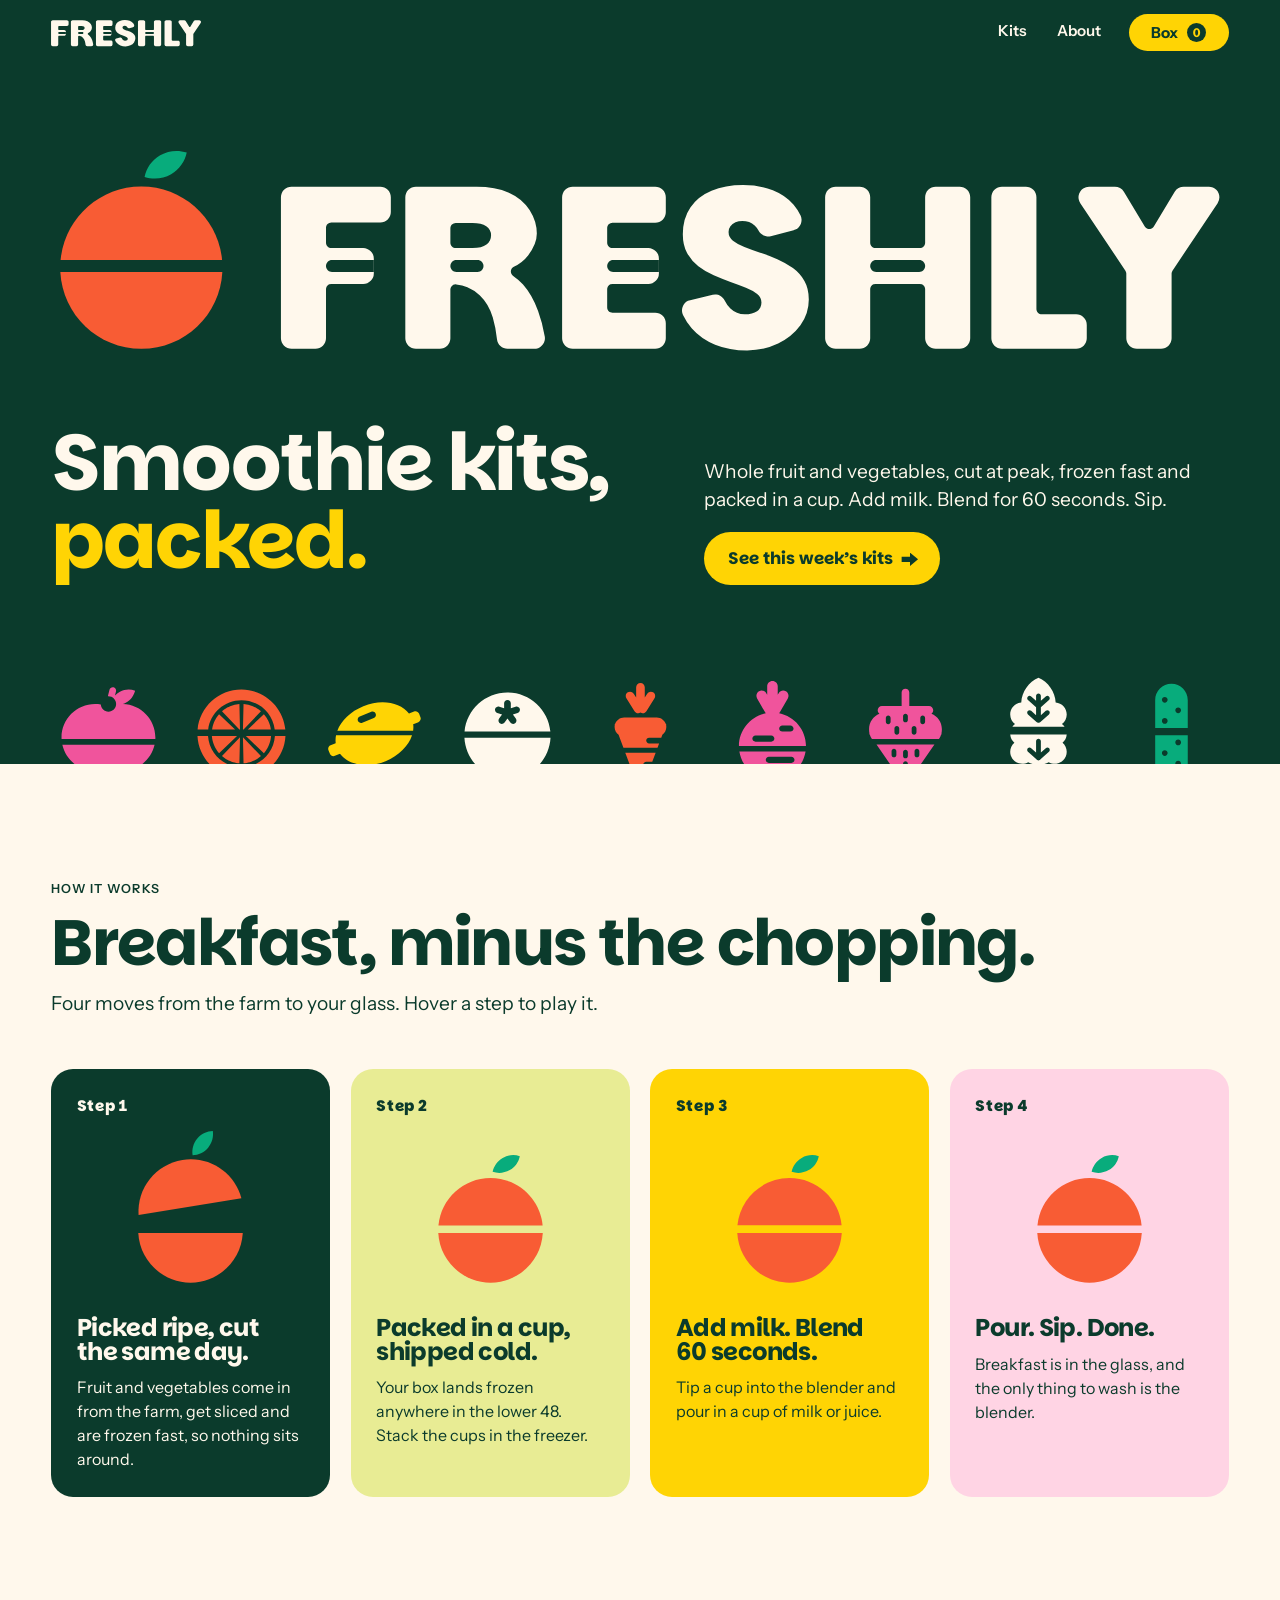
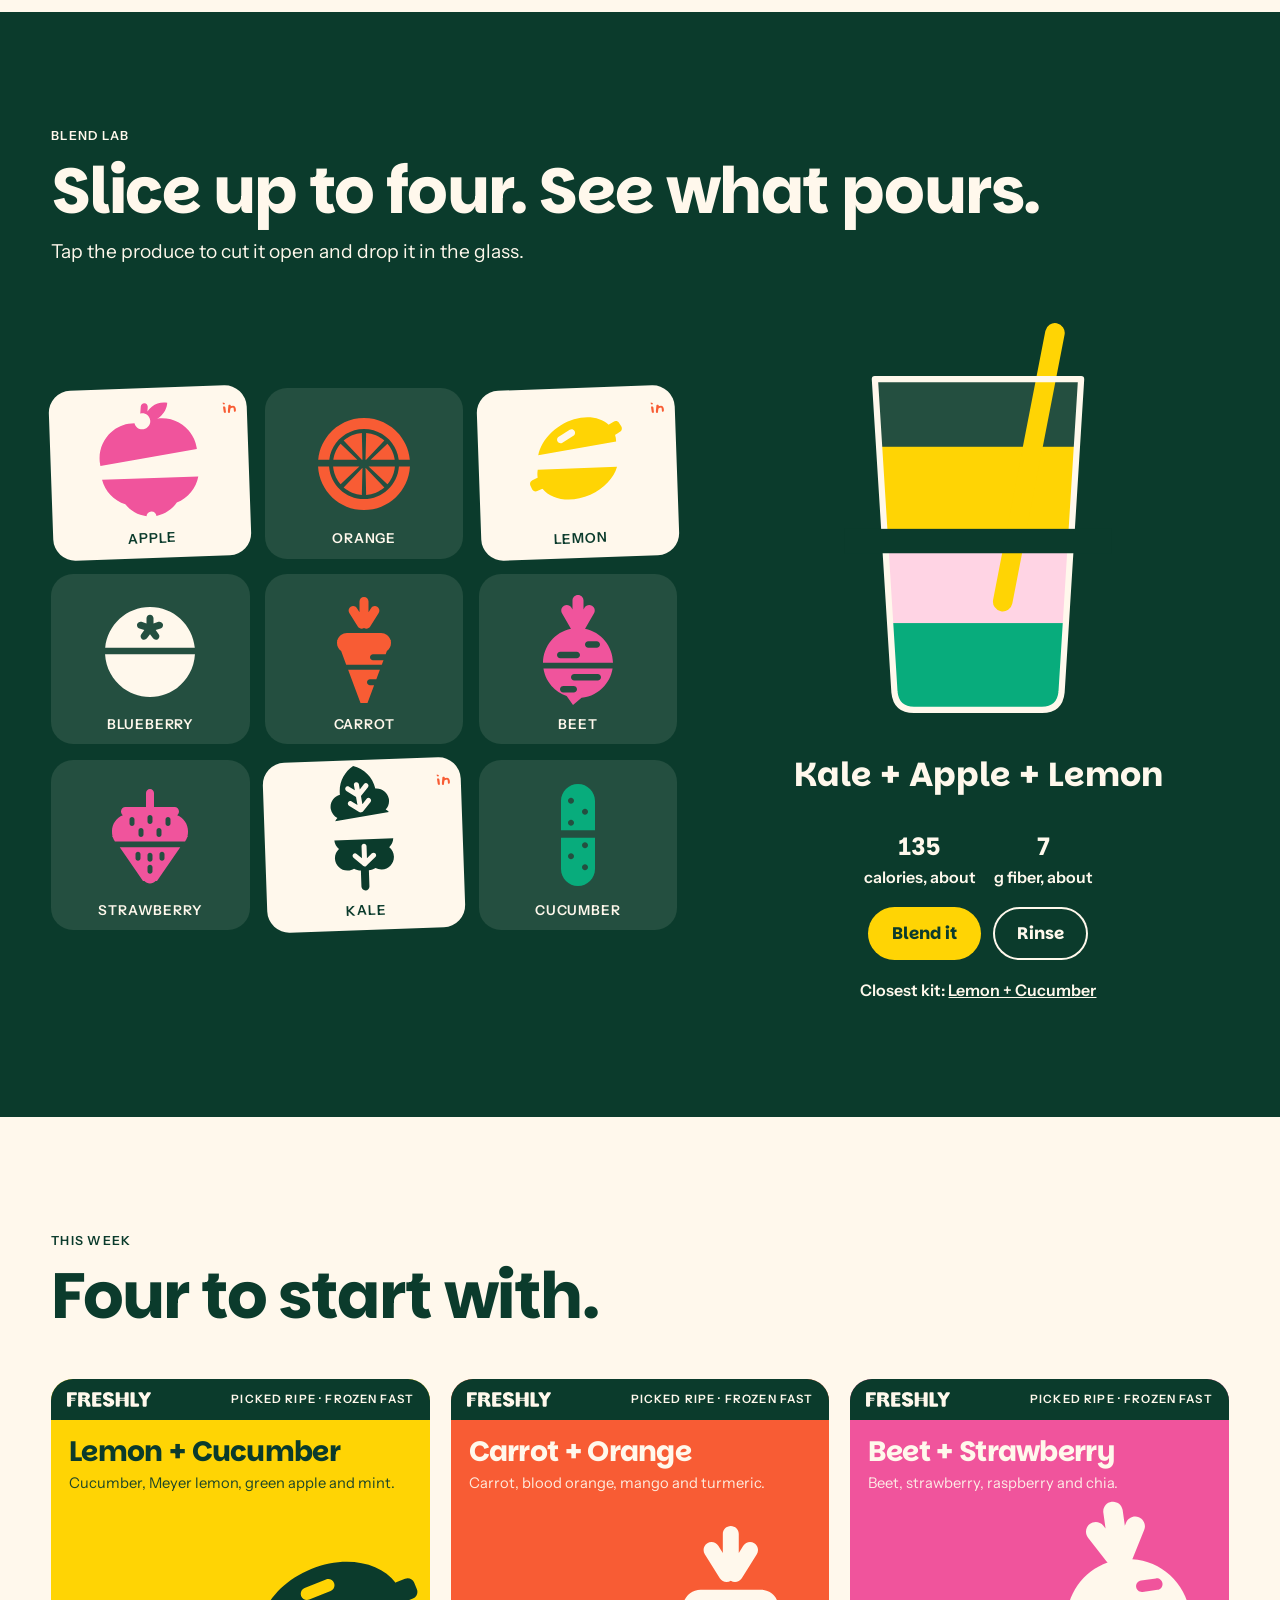
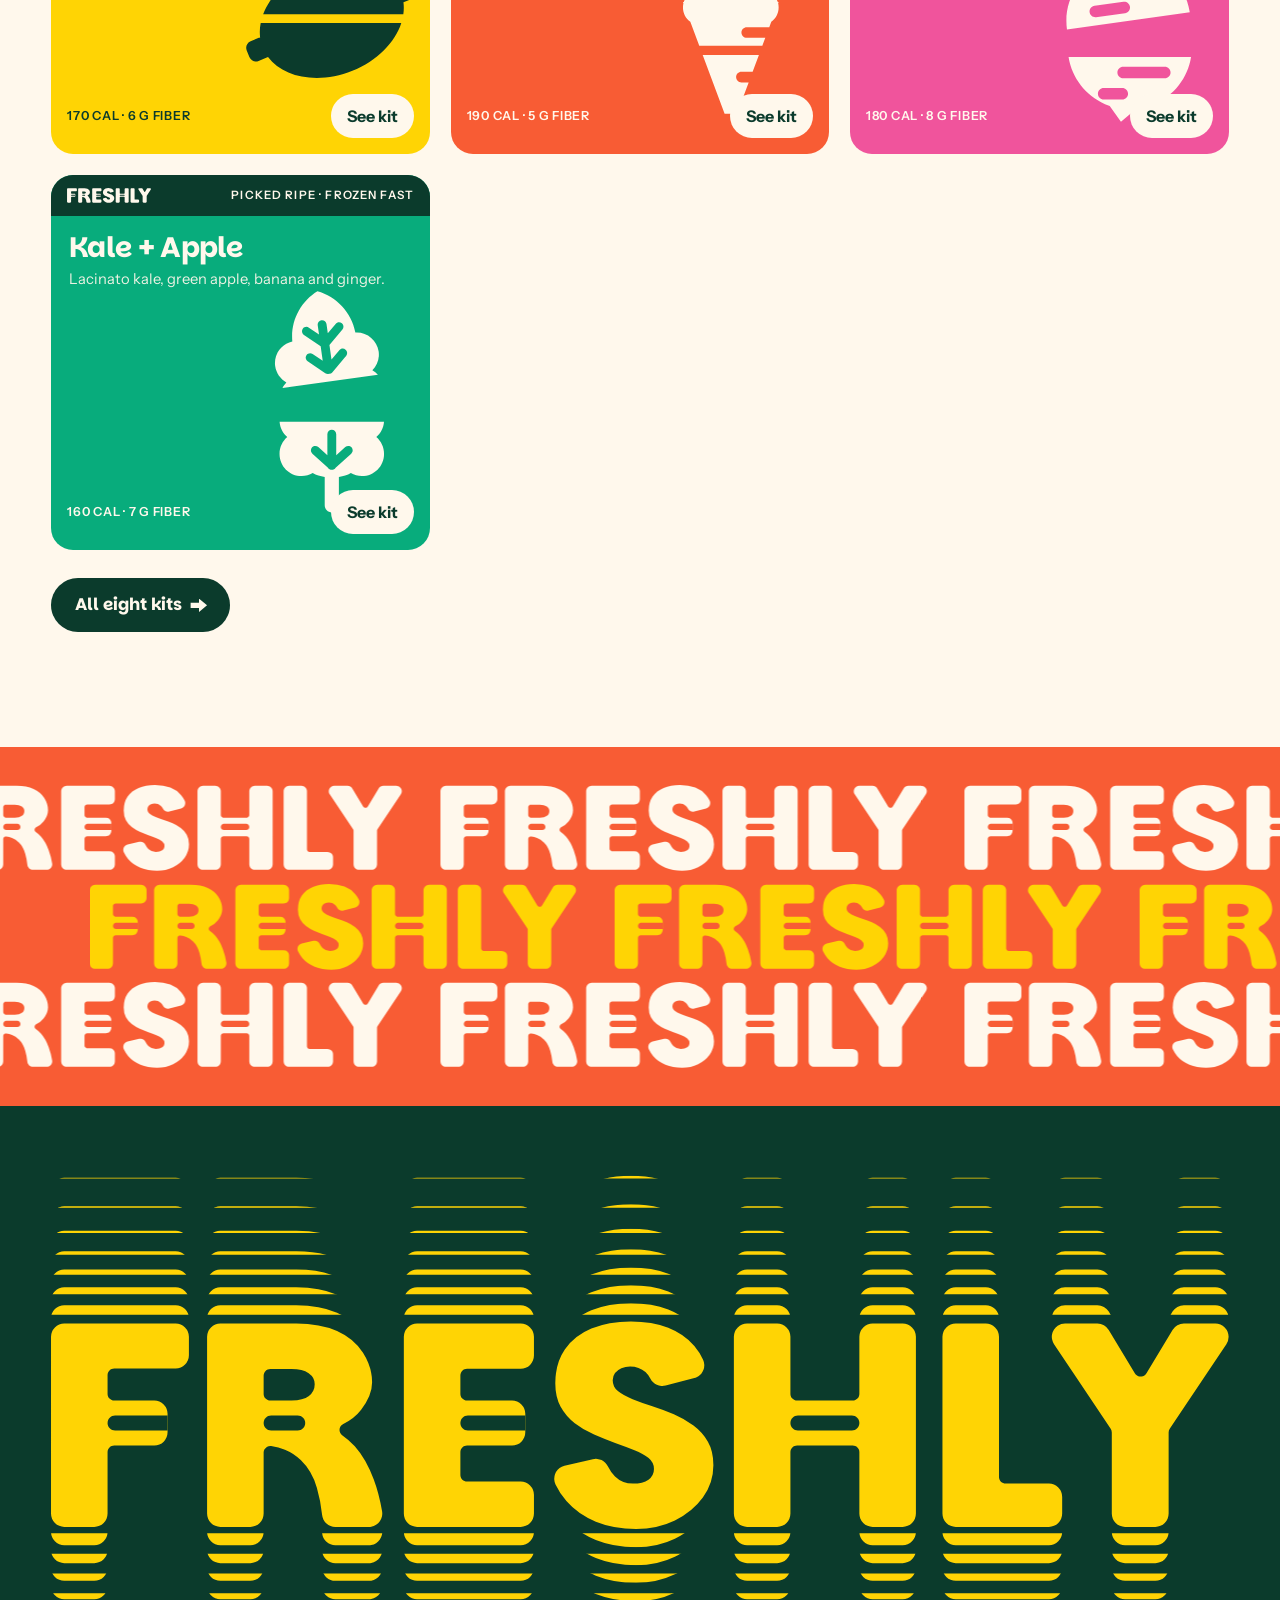
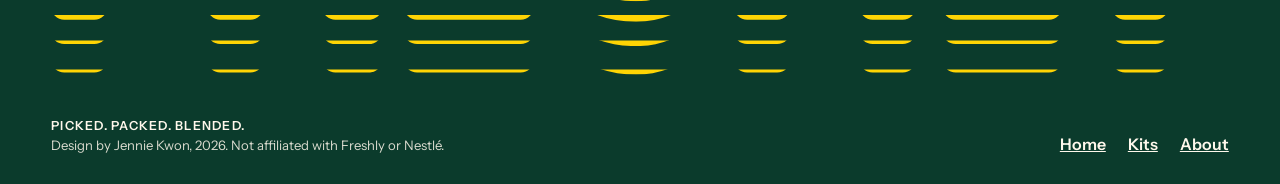
<file: index.html>
<!doctype html>
<html lang="en">
<head>
<meta charset="utf-8">
<meta name="viewport" content="width=device-width, initial-scale=1, viewport-fit=cover">
<link rel="icon" href="favicon.ico" sizes="48x48">
<link rel="icon" href="favicon.svg" type="image/svg+xml">
<link rel="apple-touch-icon" href="apple-touch-icon.png">
<link rel="manifest" href="site.webmanifest">
<meta name="theme-color" content="#0B3B2C">
<title>Freshly Smoothie Kits</title>
<meta name="description" content="Freshly smoothie kits: whole fruit and vegetables, cut at peak, frozen fast. Add milk, blend for 60 seconds, sip.">
<link rel="preconnect" href="https://fonts.googleapis.com">
<link rel="preconnect" href="https://fonts.gstatic.com" crossorigin>
<link rel="stylesheet" href="https://fonts.googleapis.com/css2?family=Instrument+Sans:ital,wght@0,400..700;1,400..700&family=Mansalva&family=Parkinsans:wght@300..800&display=swap">
<link rel="stylesheet" href="css/site.css?v=20261027b">
</head>
<body>

<main>
  <section class="hero on-deep" aria-labelledby="hero-title">
    <div class="wrap">
      <div class="lockup-stage" id="lockup"></div>
      <div class="hero-copy">
        <h1 id="hero-title">Smoothie kits, <span id="tick">picked.</span></h1>
        <div style="display:grid; gap:18px;">
          <p class="lede">Whole fruit and vegetables, cut at peak, frozen fast and packed in a cup. Add milk. Blend for 60 seconds. Sip.</p>
          <div class="hero-actions">
            <a class="btn" href="menu.html">See this week’s kits <svg class="arrow right" viewBox="0 0 100 124" aria-hidden="true"><path d="M 30 0 L 70 0 L 70 64 L 100 64 L 50 124 L 0 64 L 30 64 Z"/></svg></a>
          </div>
        </div>
      </div>
    </div>
    <div class="shelf-clip"><div class="shelf" id="shelf" aria-label="Produce you can slice open"></div></div>
  </section>

  <section class="section on-oat" aria-labelledby="how-title">
    <div class="wrap">
      <div class="section-head">
        <p class="eyebrow">How it works</p>
        <h2 id="how-title">Breakfast, minus the chopping.</h2>
        <p class="lede">Four moves from the farm to your glass. Hover a step to play it.</p>
      </div>
      <ol class="steps" id="steps" style="list-style:none; padding:0; margin:0;"></ol>
    </div>
  </section>

  <section class="section on-deep" aria-labelledby="lab-title">
    <div class="wrap">
      <div class="section-head">
        <p class="eyebrow">Blend lab</p>
        <h2 id="lab-title">Slice up to four. See what pours.</h2>
        <p class="lede">Tap the produce to cut it open and drop it in the glass.</p>
      </div>
      <div class="lab">
        <div class="picker" id="picker" role="group" aria-label="Choose produce"></div>
        <div class="glass-card">
          <div class="glass" id="glass"></div>
          <p class="blend-name" id="blend-name" aria-live="polite">An empty glass</p>
          <div class="blend-stats"><span><b id="st-cal">0</b>calories, about</span><span><b id="st-fib">0</b>g fiber, about</span></div>
          <div class="hero-actions" style="justify-content:center;">
            <button class="btn" id="blend" type="button">Blend it</button>
            <button class="btn ghost" id="rinse" type="button">Rinse</button>
          </div>
          <p id="closest" style="min-height:1.5em; font-weight:600;"></p>
        </div>
      </div>
    </div>
  </section>

  <section class="section on-oat" aria-labelledby="kits-title">
    <div class="wrap">
      <div class="section-head">
        <p class="eyebrow">This week</p>
        <h2 id="kits-title">Four to start with.</h2>
      </div>
      <div class="kits" id="teaser"></div>
      <p style="margin-top:28px;"><a class="btn" href="menu.html" style="background:var(--deep); color:var(--oat);">All eight kits <svg class="arrow right" viewBox="0 0 100 124" aria-hidden="true"><path d="M 30 0 L 70 0 L 70 64 L 100 64 L 50 124 L 0 64 L 30 64 Z"/></svg></a></p>
    </div>
  </section>

  <section class="on-carrot" aria-label="Freshly, stacked" style="--row2: var(--lemon);">
    <div id="stack"></div>
  </section>
</main>

<script src="https://cdnjs.cloudflare.com/ajax/libs/gsap/3.12.5/gsap.min.js"></script>
<script src="js/assets.js?v=20261027b"></script>
<script src="js/fresh.js?v=20261027b"></script>
<script src="js/home.js?v=20261027b"></script>
</body>
</html>
</file>
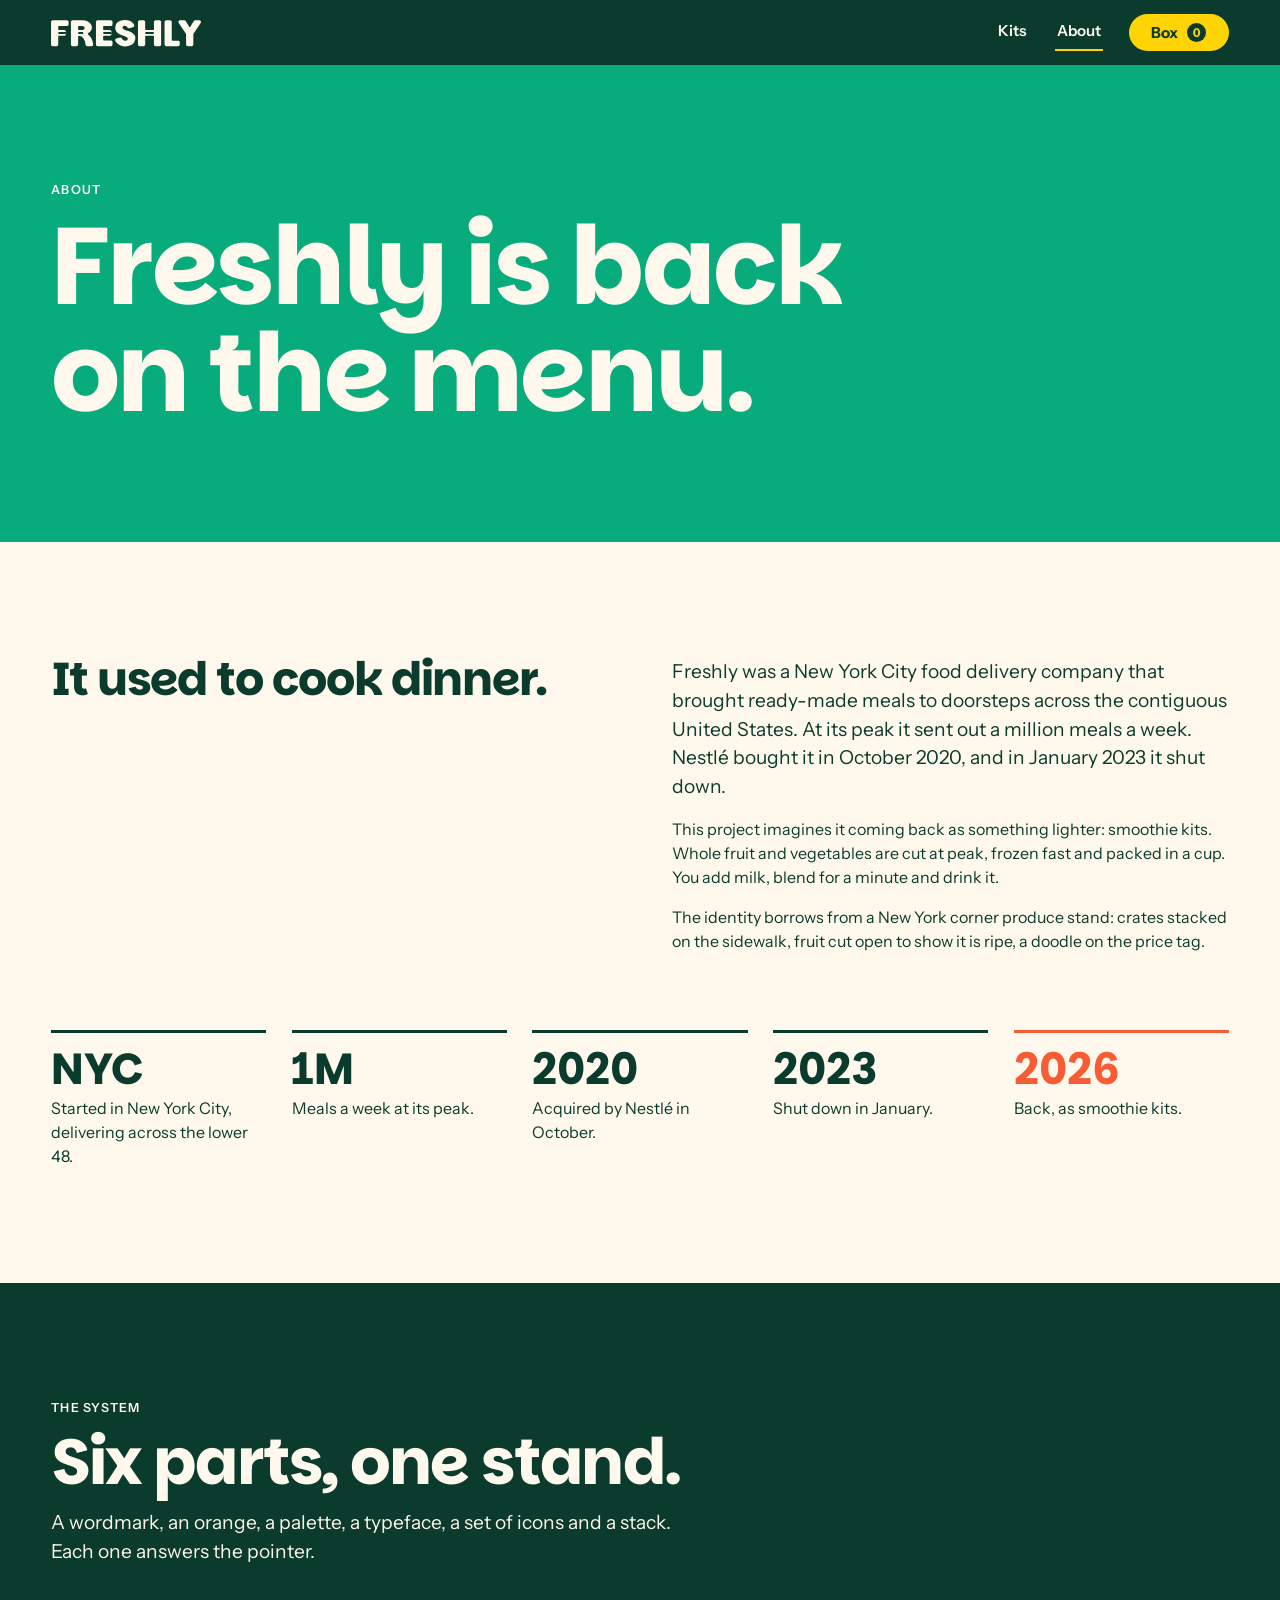
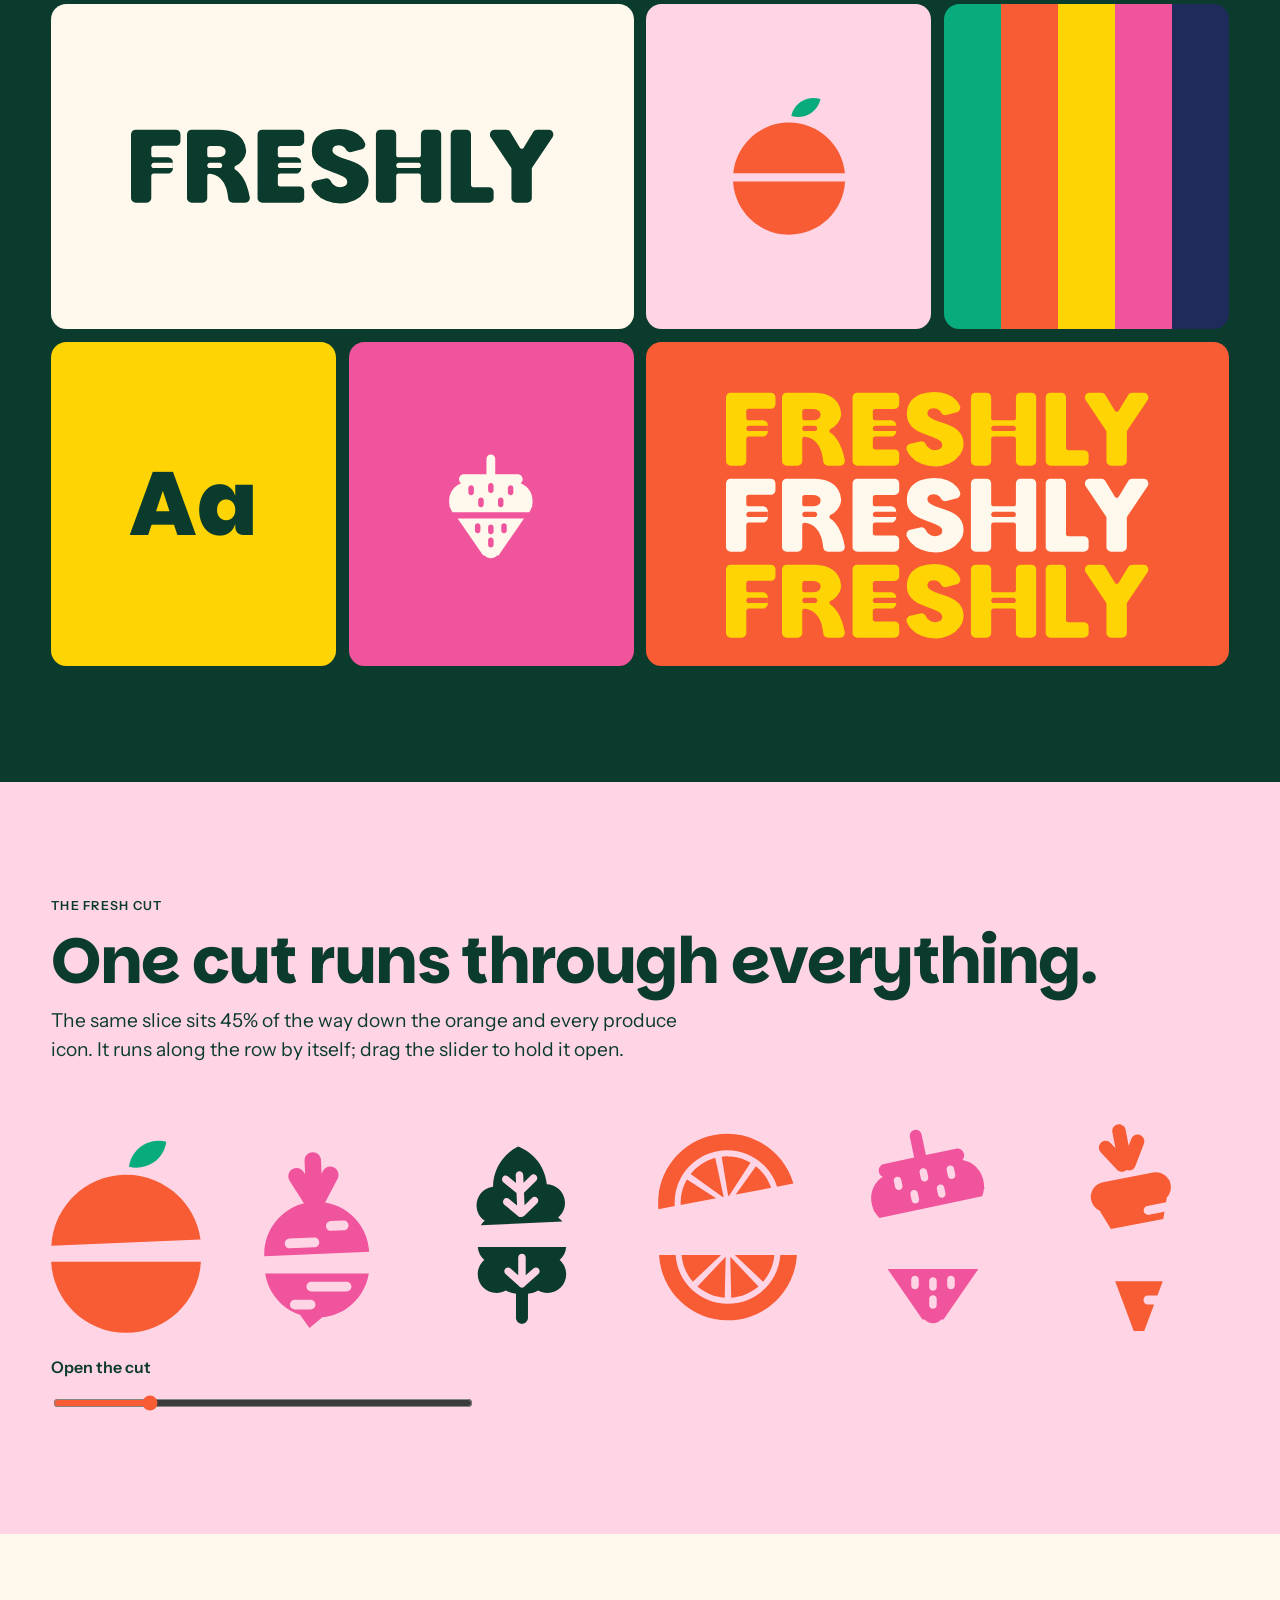
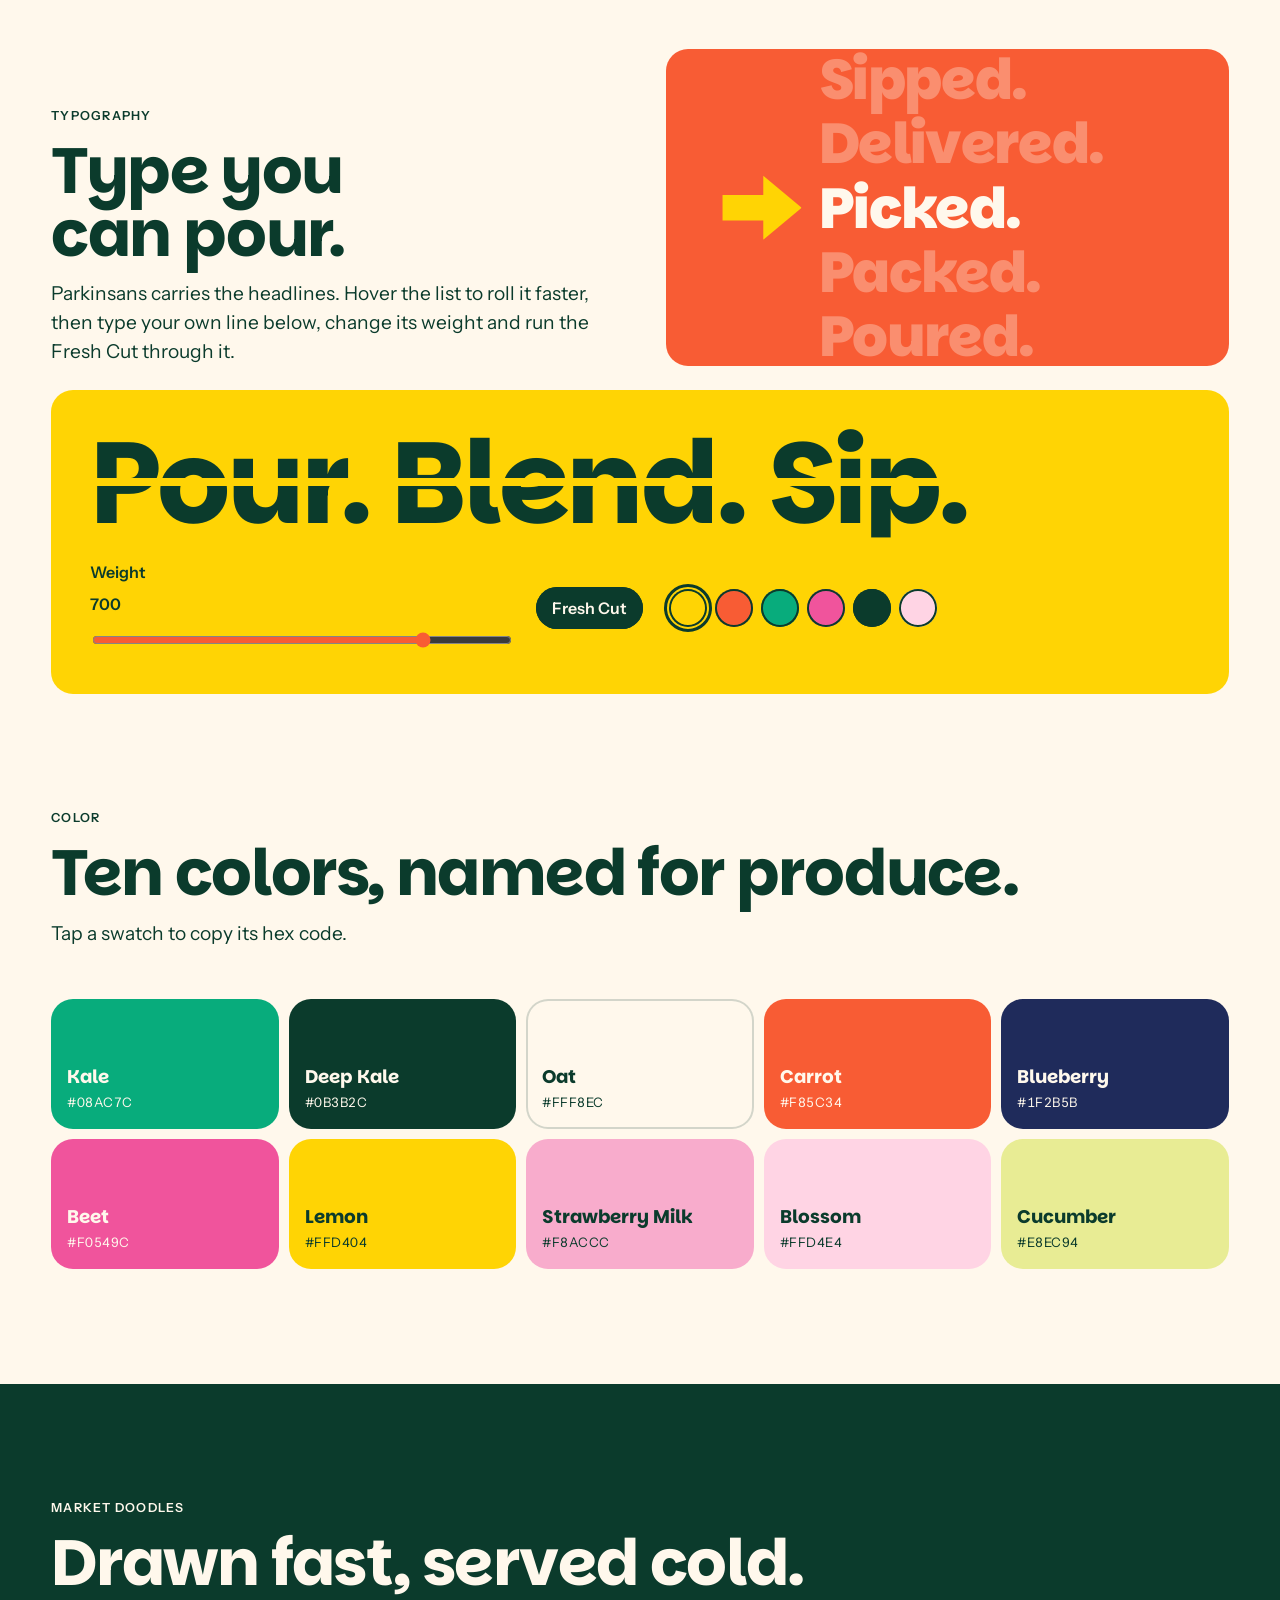
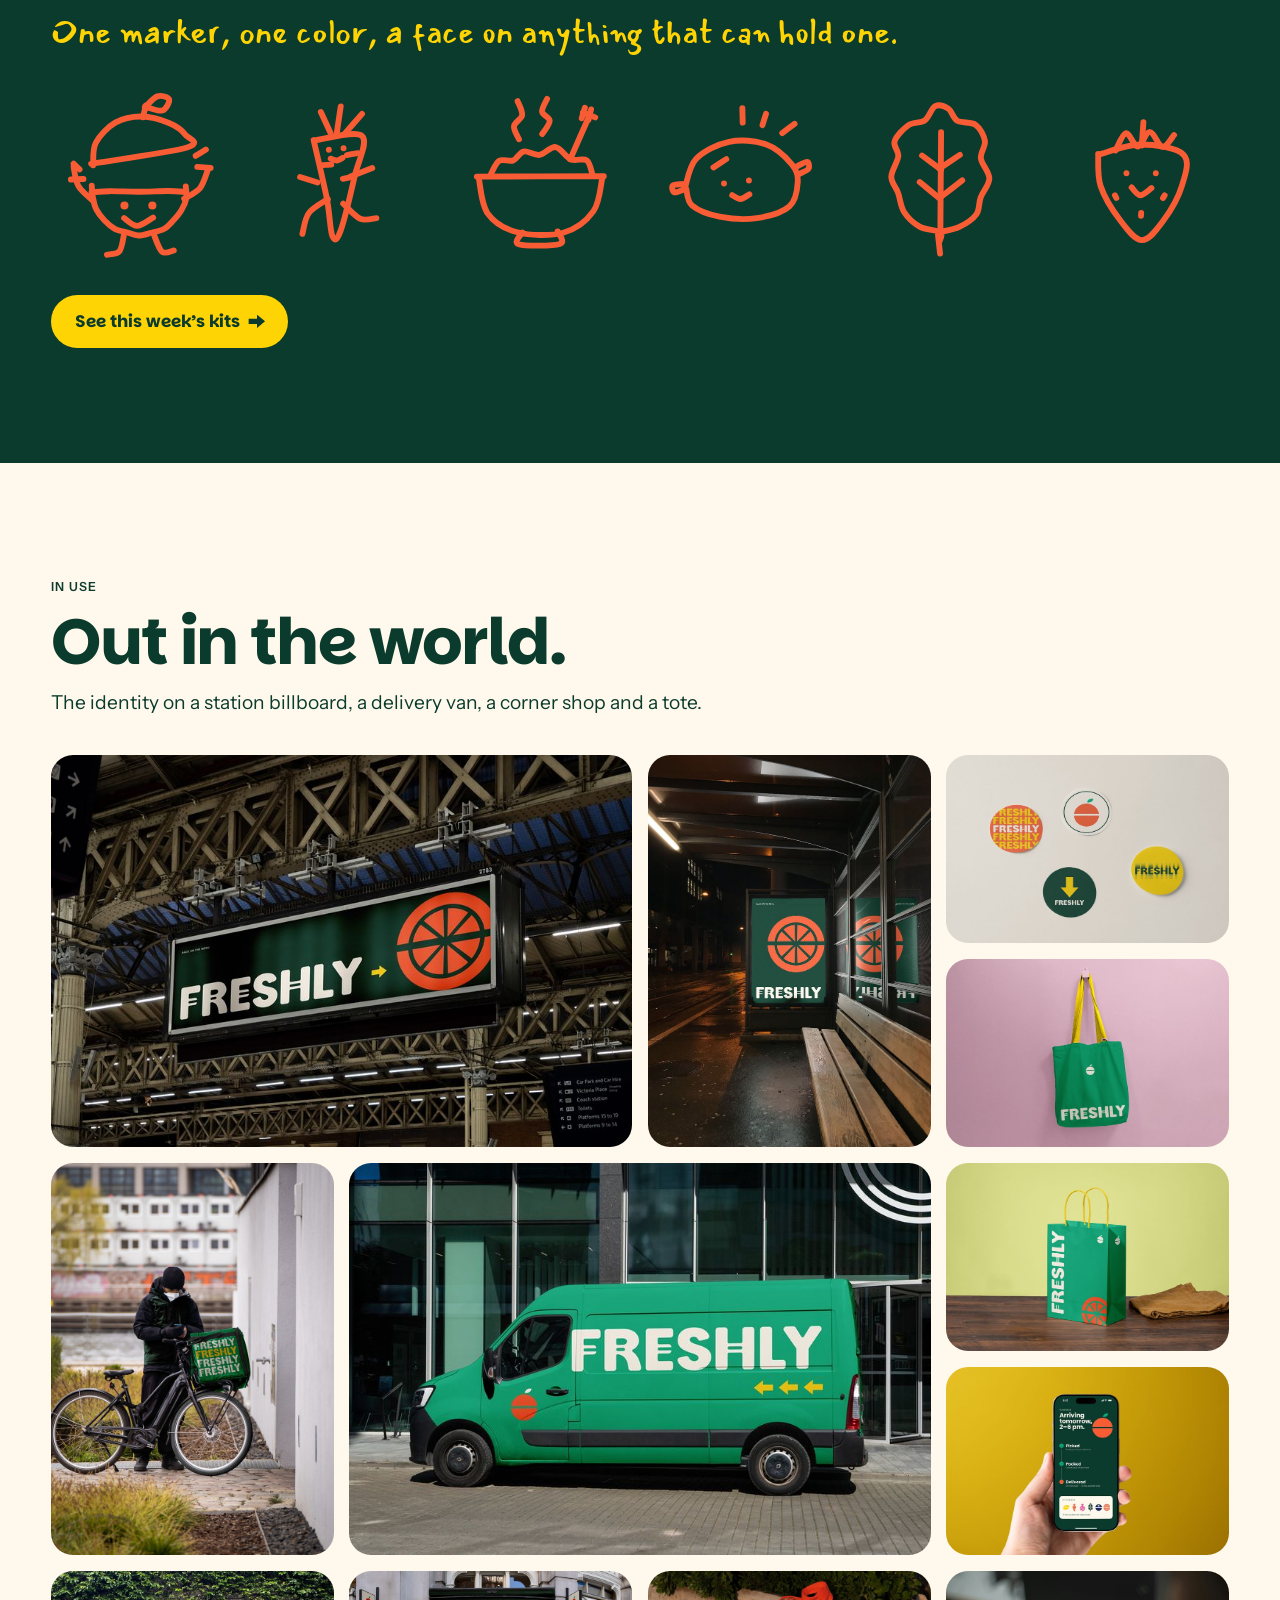
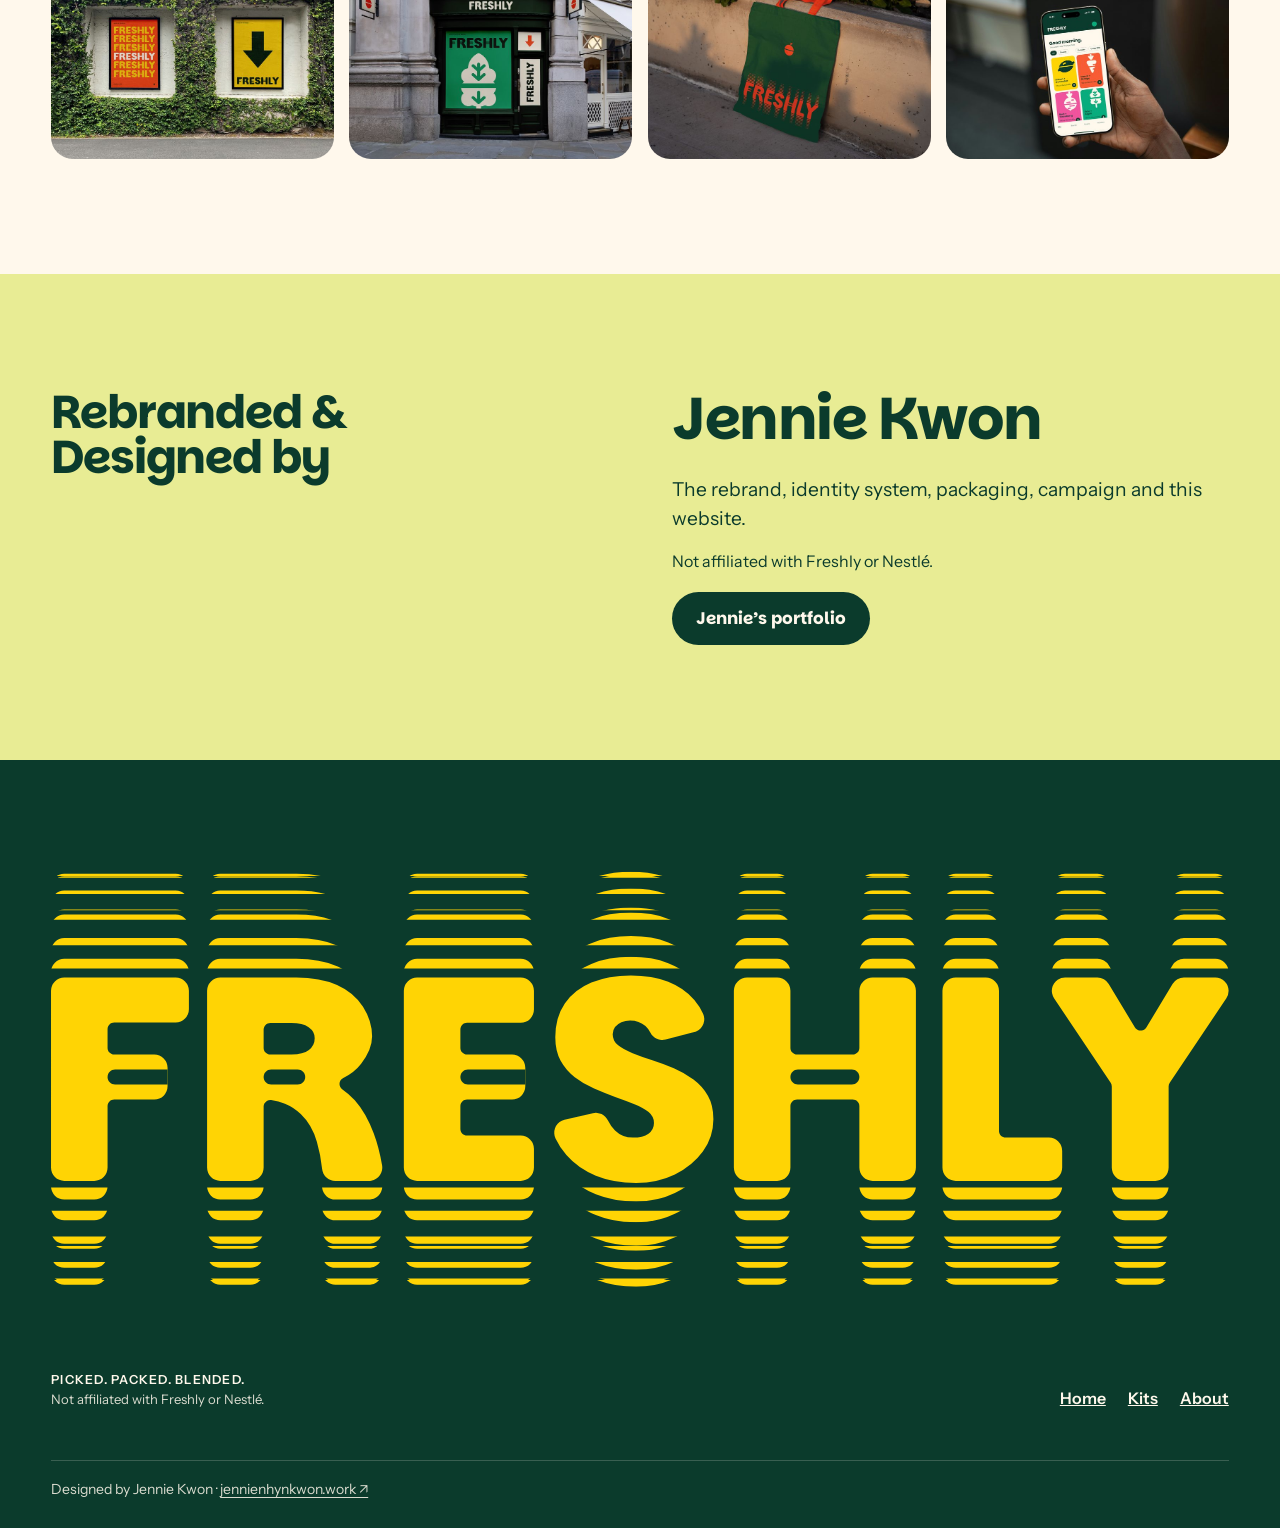
<file: about.html>
<!doctype html>
<html lang="en">
<head>
<meta charset="utf-8">
<meta name="viewport" content="width=device-width, initial-scale=1, viewport-fit=cover">
<link rel="icon" href="favicon.ico" sizes="48x48">
<link rel="icon" href="favicon.svg" type="image/svg+xml">
<link rel="apple-touch-icon" href="apple-touch-icon.png">
<link rel="manifest" href="site.webmanifest">
<meta name="theme-color" content="#0B3B2C">
<title>About Freshly</title>
<meta name="description" content="The story behind the Freshly smoothie kit rebrand, and the identity system you can play with.">
<link rel="preconnect" href="https://fonts.googleapis.com">
<link rel="preconnect" href="https://fonts.gstatic.com" crossorigin>
<link rel="stylesheet" href="https://fonts.googleapis.com/css2?family=Instrument+Sans:ital,wght@0,400..700;1,400..700&family=Mansalva&family=Parkinsans:wght@300..800&display=swap">
<link rel="stylesheet" href="css/site.css?v=20261027b">
</head>
<body>

<main>
  <section class="section on-kale" aria-labelledby="about-title">
    <div class="wrap">
      <div class="section-head" style="margin-bottom:0;">
        <p class="eyebrow">About</p>
        <h1 id="about-title" style="font-size: clamp(2.6rem, 8.5vw, 8rem); max-width: 11em;">Freshly is back on the menu.</h1>
      </div>
    </div>
  </section>

  <section class="section on-oat" aria-labelledby="story-title">
    <div class="wrap" style="display:grid; gap: clamp(36px, 6vw, 80px);">
      <div class="story">
        <div>
          <h2 id="story-title" style="font-size: clamp(1.8rem, 3.6vw, 3.2rem);">It used to cook dinner.</h2>
        </div>
        <div>
          <p class="lede">Freshly was a New York City food delivery company that brought ready-made meals to doorsteps across the contiguous United States. At its peak it sent out a million meals a week. Nestlé bought it in October 2020, and in January 2023 it shut down.</p>
          <p>This project imagines it coming back as something lighter: smoothie kits. Whole fruit and vegetables are cut at peak, frozen fast and packed in a cup. You add milk, blend for a minute and drink it.</p>
          <p>The identity borrows from a New York corner produce stand: crates stacked on the sidewalk, fruit cut open to show it is ripe, a doodle on the price tag.</p>
        </div>
      </div>
      <ol class="timeline" style="grid-template-columns: repeat(auto-fit, minmax(min(100%, 170px), 1fr));">
        <li><b>NYC</b><span>Started in New York City, delivering across the lower 48.</span></li>
        <li><b>1M</b><span>Meals a week at its peak.</span></li>
        <li><b>2020</b><span>Acquired by Nestlé in October.</span></li>
        <li><b>2023</b><span>Shut down in January.</span></li>
        <li style="color: var(--carrot);"><b>2026</b><span style="color: var(--deep);">Back, as smoothie kits.</span></li>
      </ol>
    </div>
  </section>

  <section class="section on-deep" aria-labelledby="parts-title">
    <div class="wrap" style="display:grid; gap: clamp(22px, 3vw, 40px);">
      <div class="section-head" style="margin-bottom:0;">
        <p class="eyebrow">The system</p>
        <h2 id="parts-title">Six parts, one stand.</h2>
        <p class="lede">A wordmark, an orange, a palette, a typeface, a set of icons and a stack. Each one answers the pointer.</p>
      </div>
      <div class="stage loose" id="st-bento"><div class="bento" id="bento"></div></div>
    </div>
  </section>

  <section class="section on-blossom" aria-labelledby="cut-title">
    <div class="wrap cutdemo">
      <div class="section-head" style="margin-bottom:0;">
        <p class="eyebrow">The Fresh Cut</p>
        <h2 id="cut-title">One cut runs through everything.</h2>
        <p class="lede">The same slice sits 45% of the way down the orange and every produce icon. It runs along the row by itself; drag the slider to hold it open.</p>
      </div>
      <div class="cutline" id="cutline"></div>
      <label class="range" for="cut-range">Open the cut
        <input id="cut-range" type="range" min="0" max="100" value="22">
      </label>
    </div>
  </section>

  <section class="section on-oat" aria-labelledby="type-title">
    <div class="wrap" style="display:grid; gap: 24px;">
      <div class="type-head">
        <div class="section-head" style="margin-bottom:0;">
          <p class="eyebrow">Typography</p>
          <h2 id="type-title">Type you can pour.</h2>
          <p class="lede">Parkinsans carries the headlines. Hover the list to roll it faster, then type your own line below, change its weight and run the Fresh Cut through it.</p>
        </div>
        <div class="stage on-carrot" id="st-words" role="img" aria-label="A rolling list: picked, packed, poured, blended, sipped, delivered"></div>
      </div>
      <div class="tester on-lemon cut" id="tester">
        <div contenteditable="true" spellcheck="false" id="tester-text" role="textbox" aria-label="Type tester, editable">Pour. Blend. Sip.</div>
        <div class="tester-controls">
          <label class="range" for="tw" style="flex: 1 1 220px;">Weight <output id="tw-out">700</output>
            <input id="tw" type="range" min="300" max="800" value="700">
          </label>
          <button class="chip" id="cut-toggle" type="button" aria-pressed="true">Fresh Cut</button>
          <div class="chips" id="grounds" role="group" aria-label="Background color"></div>
        </div>
      </div>
    </div>
  </section>

  <section class="section on-oat" aria-labelledby="color-title" style="padding-top:0;">
    <div class="wrap">
      <div class="section-head">
        <p class="eyebrow">Color</p>
        <h2 id="color-title">Ten colors, named for produce.</h2>
        <p class="lede">Tap a swatch to copy its hex code.</p>
      </div>
      <div class="swatches" id="swatches"></div>
    </div>
  </section>

  <section class="section on-deep" aria-labelledby="doodle-title">
    <div class="wrap" style="display:grid; gap: 30px;">
      <div class="section-head" style="margin-bottom:0;">
        <p class="eyebrow">Market Doodles</p>
        <h2 id="doodle-title">Drawn fast, served cold.</h2>
        <p class="hand" style="font-size: clamp(1.4rem, 2.6vw, 2.2rem); color: var(--lemon);">One marker, one color, a face on anything that can hold one.</p>
      </div>
      <div class="doodle-row" id="doodles" style="color: var(--carrot);"></div>
      <p><a class="btn" href="menu.html">See this week’s kits <svg class="arrow right" viewBox="0 0 100 124" aria-hidden="true"><path d="M 30 0 L 70 0 L 70 64 L 100 64 L 50 124 L 0 64 L 30 64 Z"/></svg></a></p>
    </div>
  </section>

  <section class="section on-oat" aria-labelledby="world-title">
    <div class="wrap" style="display:grid; gap: clamp(22px, 3vw, 40px);">
      <div class="section-head" style="margin-bottom:0;">
        <p class="eyebrow">In use</p>
        <h2 id="world-title">Out in the world.</h2>
        <p class="lede">The identity on a station billboard, a delivery van, a corner shop and a tote.</p>
      </div>
      <div class="shots" id="shots"></div>
    </div>
  </section>

  <section class="section on-cucumber" aria-labelledby="credit-title">
    <div class="wrap story">
      <h2 id="credit-title" style="font-size: clamp(1.8rem, 3.6vw, 3.2rem);">Rebranded &amp; Designed by</h2>
      <div>
        <p class="credit-name">Jennie Kwon</p>
        <p class="lede">The rebrand, identity system, packaging, campaign and this website.</p>
        <p>Not affiliated with Freshly or Nestlé.</p>
        <p style="margin-top: 1.2em;"><a class="btn" href="https://jennienhynkwon.work/" target="_blank" rel="noopener" style="background: var(--deep); color: var(--oat);">Jennie’s portfolio</a></p>
      </div>
    </div>
  </section>
</main>

<script src="https://cdnjs.cloudflare.com/ajax/libs/gsap/3.12.5/gsap.min.js"></script>
<script src="js/assets.js?v=20261027b"></script>
<script src="js/fresh.js?v=20261027b"></script>
<script src="js/about.js?v=20261027b"></script>
</body>
</html>
</file>
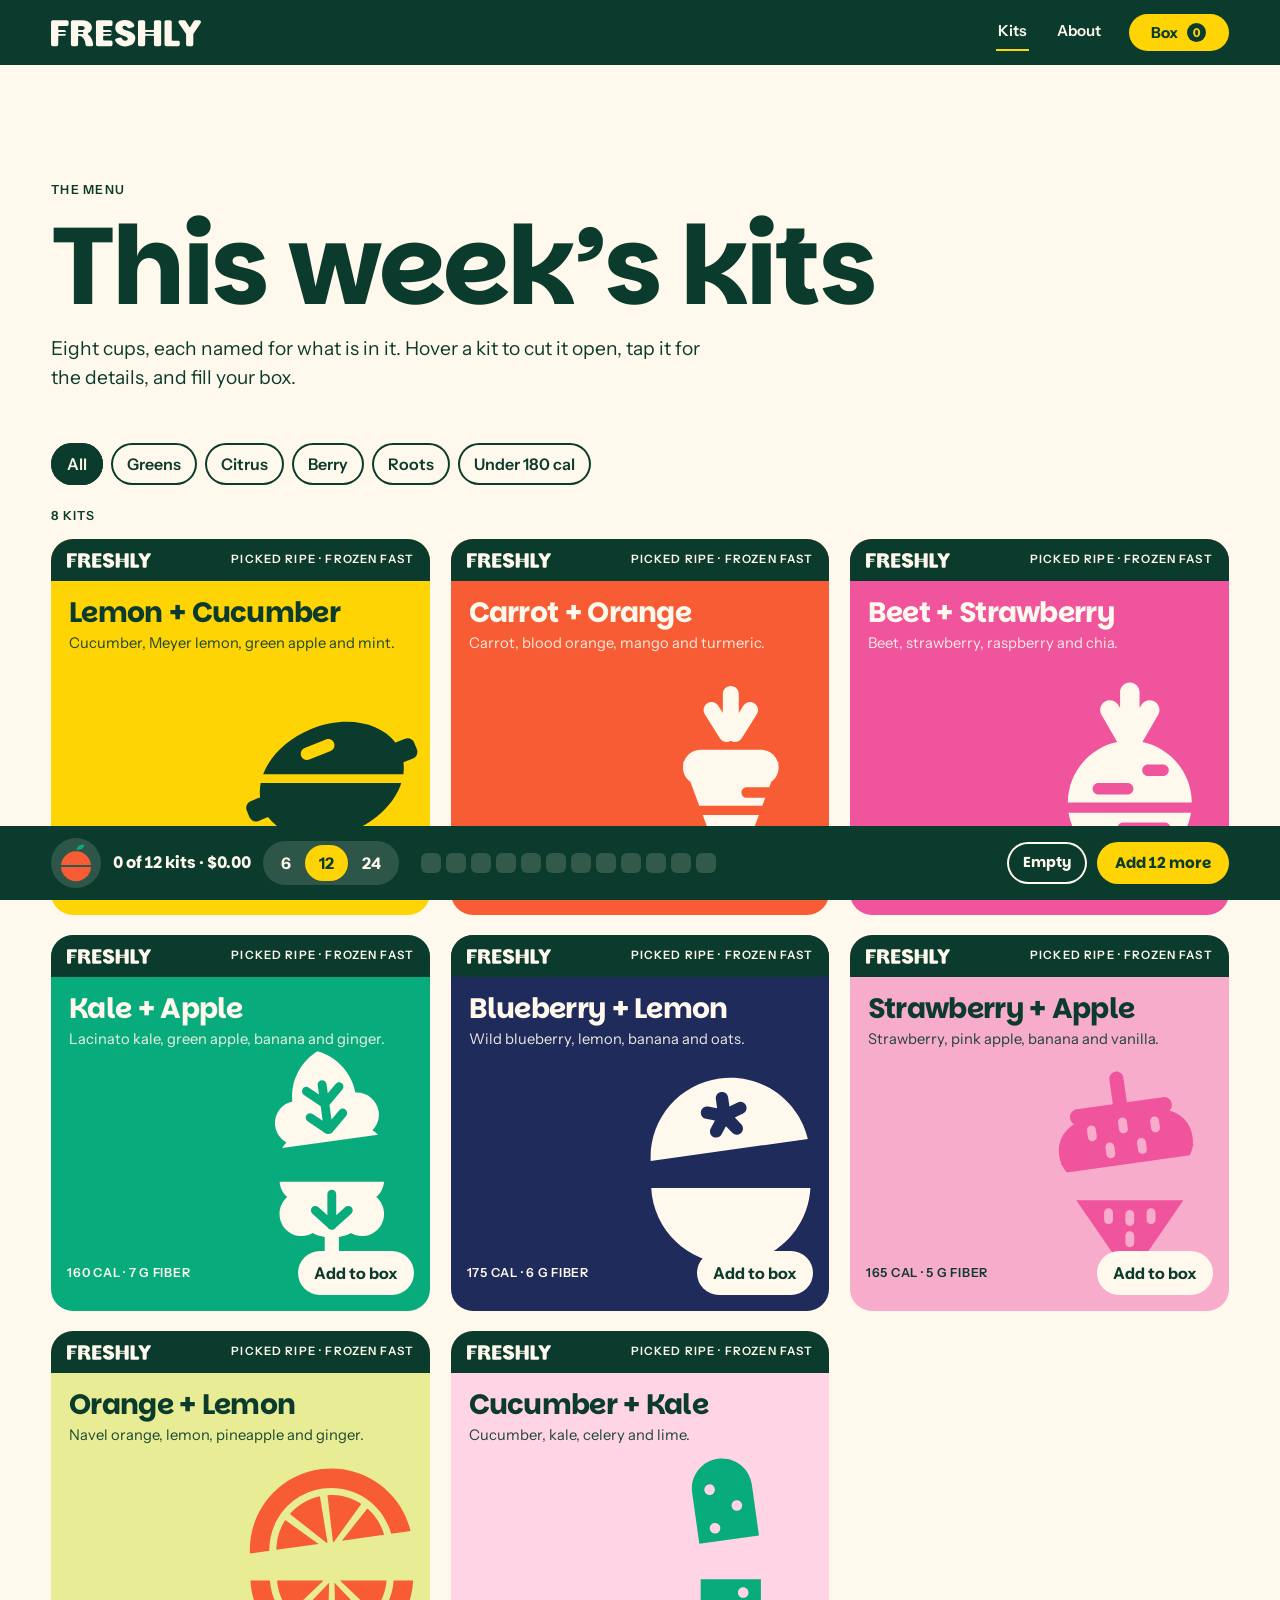
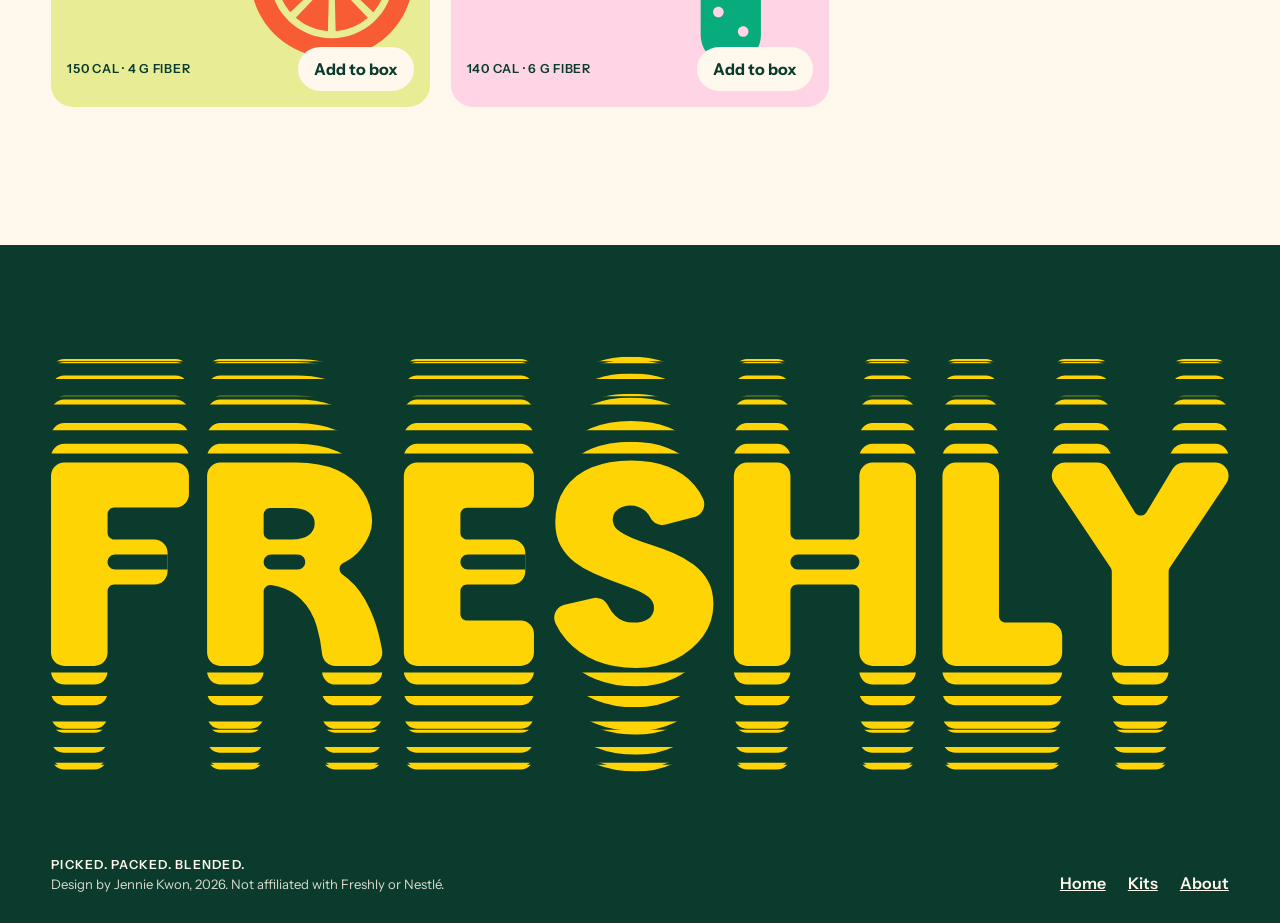
<file: menu.html>
<!doctype html>
<html lang="en">
<head>
<meta charset="utf-8">
<meta name="viewport" content="width=device-width, initial-scale=1, viewport-fit=cover">
<link rel="icon" href="favicon.ico" sizes="48x48">
<link rel="icon" href="favicon.svg" type="image/svg+xml">
<link rel="apple-touch-icon" href="apple-touch-icon.png">
<link rel="manifest" href="site.webmanifest">
<meta name="theme-color" content="#0B3B2C">
<title>Freshly Kit Menu</title>
<meta name="description" content="This week's Freshly smoothie kits. Fill a box of 6, 12 or 24.">
<link rel="preconnect" href="https://fonts.googleapis.com">
<link rel="preconnect" href="https://fonts.gstatic.com" crossorigin>
<link rel="stylesheet" href="https://fonts.googleapis.com/css2?family=Instrument+Sans:ital,wght@0,400..700;1,400..700&family=Mansalva&family=Parkinsans:wght@300..800&display=swap">
<link rel="stylesheet" href="css/site.css?v=20261027b">
</head>
<body>

<main>
  <section class="section on-oat" aria-labelledby="menu-title" style="padding-bottom: clamp(36px, 5vw, 70px);">
    <div class="wrap">
      <div class="section-head">
        <p class="eyebrow">The menu</p>
        <h1 id="menu-title" style="font-size: clamp(2.6rem, 8.5vw, 8rem);">This week’s kits</h1>
        <p class="lede">Eight cups, each named for what is in it. Hover a kit to cut it open, tap it for the details, and fill your box.</p>
      </div>
      <div class="chips" id="chips" role="group" aria-label="Filter kits"></div>
      <p id="count" class="eyebrow" style="margin: 22px 0 14px;" aria-live="polite"></p>
      <div class="kits" id="grid"></div>
    </div>
  </section>

  <div class="boxbar" id="box" role="region" aria-label="Your box">
    <div style="display:flex; gap:12px; align-items:center; flex-wrap:wrap;">
      <span class="box-orange" id="box-orange" aria-hidden="true"></span>
      <strong class="sum" id="sum"></strong>
      <div class="sizes" id="sizes" role="group" aria-label="Box size"></div>
    </div>
    <div class="slots" id="slots" aria-hidden="true"></div>
    <div style="display:flex; gap:10px; align-items:center;">
      <button class="btn ghost" id="empty" type="button" style="padding:10px 16px; font-size:.9rem;">Empty</button>
      <button class="btn" id="checkout" type="button" style="padding:10px 18px; font-size:.95rem;">Check out</button>
    </div>
  </div>
</main>

<dialog class="sheet" id="sheet" aria-labelledby="sheet-title"></dialog>

<script src="https://cdnjs.cloudflare.com/ajax/libs/gsap/3.12.5/gsap.min.js"></script>
<script src="js/assets.js?v=20261027b"></script>
<script src="js/fresh.js?v=20261027b"></script>
<script src="js/menu.js?v=20261027b"></script>
</body>
</html>
</file>
<file: css/site.css>
/* Freshly — smoothie kits. Speculative rebrand by Jennie Kwon.
   Layout idea: a produce stand. Flat color fields stacked like crates, the wordmark as signage,
   icons you can slice open. One committed look (the brand palette), no dark variant. */
:root {
  --kale: #08AC7C;
  --deep: #0B3B2C;
  --oat: #FFF8EC;
  --carrot: #F85C34;
  --beet: #F0549C;
  --lemon: #FFD404;
  --milk: #F8ACCC;
  --blossom: #FFD4E4;
  --cucumber: #E8EC94;
  --blueberry: #1F2B5B;

  --bg: var(--oat);
  --fg: var(--deep);
  --line: color-mix(in srgb, var(--deep) 18%, transparent);

  --display: "Parkinsans", "Arial Rounded MT Bold", "Trebuchet MS", sans-serif;
  --body: "Instrument Sans", "Helvetica Neue", Arial, sans-serif;
  --hand: "Mansalva", "Bradley Hand", "Comic Sans MS", cursive;

  --gutter: clamp(16px, 4vw, 56px);
  --radius: 22px;
  --spring: cubic-bezier(.34, 1.56, .64, 1);
  --snap: cubic-bezier(.2, .9, .2, 1);
  color-scheme: light;
}

*, *::before, *::after { box-sizing: border-box; }
html { scroll-behavior: smooth; }
body {
  margin: 0;
  background: var(--bg);
  color: var(--fg);
  font-family: var(--body);
  font-size: clamp(16px, 1.05vw, 18px);
  line-height: 1.5;
  -webkit-font-smoothing: antialiased;
  overflow-x: hidden;
}
[hidden] { display: none !important; }
img, svg { max-width: 100%; }
a { color: inherit; }
button { font: inherit; color: inherit; cursor: pointer; }
:focus-visible { outline: 3px solid var(--lemon); outline-offset: 3px; border-radius: 6px; }
h1, h2, h3 { font-family: var(--display); font-weight: 700; line-height: .98; letter-spacing: -.025em; margin: 0; text-wrap: balance; }
p { margin: 0; }
.wrap { padding-inline: var(--gutter); max-width: 1480px; margin-inline: auto; }
.eyebrow { font-weight: 600; font-size: .78rem; letter-spacing: .1em; text-transform: uppercase; }
.hand { font-family: var(--hand); font-weight: 400; letter-spacing: 0; }
.lede { font-size: clamp(1.05rem, 1.5vw, 1.35rem); max-width: 34em; }

/* color fields: every section sets its own ground + ink, and tells the wordmark what to cut with */
.on-deep   { --bg: var(--deep);   --fg: var(--oat);  background: var(--bg); color: var(--fg); }
.on-oat    { --bg: var(--oat);    --fg: var(--deep); background: var(--bg); color: var(--fg); }
.on-kale   { --bg: var(--kale);   --fg: var(--oat);  background: var(--bg); color: var(--fg); }
.on-carrot { --bg: var(--carrot); --fg: var(--oat);  background: var(--bg); color: var(--fg); }
.on-lemon  { --bg: var(--lemon);  --fg: var(--deep); background: var(--bg); color: var(--fg); }
.on-beet   { --bg: var(--beet);   --fg: var(--oat);  background: var(--bg); color: var(--fg); }
.on-blossom{ --bg: var(--blossom);--fg: var(--deep); background: var(--bg); color: var(--fg); }
.on-cucumber{--bg: var(--cucumber);--fg: var(--deep);background: var(--bg); color: var(--fg); }
.on-blueberry{--bg: var(--blueberry);--fg: var(--oat);background: var(--bg); color: var(--fg); }
.on-milk   { --bg: var(--milk);   --fg: var(--deep); background: var(--bg); color: var(--fg); }

/* ---------- header ---------- */
.concept-note {
  margin: 0; padding: 7px var(--gutter); display: flex; flex-wrap: wrap; gap: 2px 18px;
  background: var(--lemon); color: var(--deep);
  font-weight: 600; font-size: .72rem; letter-spacing: .09em; text-transform: uppercase;
}
.site-head {
  position: sticky; top: env(safe-area-inset-top, 0px); z-index: 40;
  display: flex; align-items: center; justify-content: space-between; gap: 16px;
  padding: 14px var(--gutter);
  background: var(--deep); color: var(--oat); --bg: var(--deep);
}
.site-head .brand { display: block; width: clamp(108px, 12vw, 150px); color: var(--oat); }
.site-head nav { display: flex; align-items: center; gap: clamp(10px, 2vw, 28px); font-weight: 600; font-size: .95rem; }
.site-head nav a { text-decoration: none; }
.site-head nav a:not(.box-pill) { padding: 6px 2px; border-bottom: 2px solid transparent; }
.site-head nav a:not(.box-pill):hover, .site-head nav a[aria-current="page"] { border-bottom-color: var(--lemon); }
.box-pill {
  display: inline-flex; align-items: center; justify-content: center; gap: 9px; min-width: 6.6em; border-radius: 999px;
  background: var(--lemon); color: var(--deep); padding: 9px 22px; font-weight: 700; line-height: 1; text-decoration: none;
  transition: transform .35s var(--spring);
}
.box-pill:hover { transform: scale(1.06) rotate(-2deg); }
.box-pill .n { display: inline-grid; place-items: center; min-width: 1.6em; height: 1.6em; border-radius: 999px; background: var(--deep); color: var(--lemon); font-size: .8em; font-variant-numeric: tabular-nums; }
.box-pill.bump { animation: bump .5s var(--spring); }
@keyframes bump { 40% { transform: scale(1.25) rotate(-6deg); } }

/* ---------- buttons ---------- */
.btn {
  display: inline-flex; align-items: center; gap: 10px; border: 0; border-radius: 999px; text-decoration: none;
  font-family: var(--display); font-weight: 700; font-size: 1.05rem; padding: 14px 24px;
  background: var(--lemon); color: var(--deep);
  transition: transform .35s var(--spring), background .2s;
}
/* Hover states grow or tilt in place. They never slide away: an element that moves out from under a resting
   cursor loses its hover, comes back, and flickers. */
.btn:hover { transform: scale(1.05) rotate(-1.5deg); }
.btn:active { transform: scale(.96); }
.btn.ghost { background: transparent; color: inherit; box-shadow: inset 0 0 0 2px currentColor; }
.btn .arrow { width: .8em; transition: transform .35s var(--spring); }
.btn:hover .arrow { transform: translateX(5px); }
.arrow { display: inline-block; width: 1em; fill: currentColor; }
.arrow.right { rotate: -90deg; } .arrow.left { rotate: 90deg; } .arrow.up { rotate: 180deg; }

/* ---------- wordmark, symbol, icons ---------- */
.wm { display: block; width: 100%; height: auto; overflow: visible; color: inherit; }
.wm .wm-body { fill: currentColor; }
.wm .wm-cut { fill: var(--cut, var(--bg)); }
.wm .wm-l { transform-box: fill-box; transform-origin: 50% 100%; }
.sym { display: block; width: 100%; height: auto; overflow: visible; }
.sym .sym-orange { fill: var(--orange, var(--carrot)); }
.sym .sym-leaf { fill: var(--leaf, var(--kale)); }
.sym .sym-dome, .sym .sym-leaf-g { transition: transform .55s var(--spring); transform-box: view-box; }
.sym.liftable:hover .sym-dome, .sym.open .sym-dome { transform: translateY(-16px) rotate(-7deg); }
.sym.liftable:hover .sym-leaf-g, .sym.open .sym-leaf-g { transform: translateY(-22px) rotate(-14deg); }

.icon { display: block; width: 100%; height: auto; overflow: visible; fill: currentColor; }
.icon .ico-top, .icon .ico-bot { transition: transform .5s var(--spring); transform-box: view-box; }
.cuttable:hover .sym-dome { transform: translateY(-16px) rotate(-7deg); }
.cuttable:hover .sym-leaf-g { transform: translateY(-22px) rotate(-14deg); }
.cuttable:hover .ico-top, .cuttable:focus-visible .ico-top, .is-open .ico-top { transform: translateY(-13px) rotate(-8deg); }
.cuttable:hover .ico-bot, .cuttable:focus-visible .ico-bot, .is-open .ico-bot { transform: translateY(5px); }
.doodle { display: block; width: 100%; height: auto; overflow: visible; color: inherit; }

/* ---------- interactive type ---------- */
.wave { font-variation-settings: "wght" 700; }
.wave .ch { display: inline-block; text-align: center; font-variation-settings: "wght" var(--w, 700); }   /* eased in script, box width locked there too */
.wave.measuring .ch { font-variation-settings: "wght" 700 !important; }

.ticker { display: inline-grid; height: 1.05em; overflow: hidden; vertical-align: bottom; }
.ticker > span { grid-area: 1 / 1; display: block; transform: translateY(110%); }
.ticker > span.in { transform: none; transition: transform .6s var(--spring); }
.ticker > span.out { transform: translateY(-110%); transition: transform .45s var(--snap); }

.stack-marquee { overflow: hidden; padding-block: clamp(18px, 3vw, 40px); display: grid; gap: clamp(6px, 1vw, 14px); }
.stack-marquee .row { display: flex; gap: clamp(18px, 3vw, 48px); width: max-content; will-change: transform; }
.stack-marquee .row .wm { width: clamp(280px, 38vw, 620px); flex: none; }
.stack-marquee .row:nth-child(2) { color: var(--row2, var(--lemon)); }

/* ---------- hero ---------- */
.hero { padding-block: clamp(28px, 5vw, 72px) 0; position: relative; }
.hero .lockup-stage { width: min(100%, 1180px); }
.hero .lockup-stage svg { display: block; width: 100%; height: auto; overflow: visible; }
.hero-copy { display: grid; gap: 22px; margin-top: clamp(26px, 4vw, 54px); grid-template-columns: minmax(0, 1.2fr) minmax(0, 1fr); align-items: end; }
.hero-copy h1 { font-size: clamp(2.3rem, 6.2vw, 5.6rem); }
.hero-copy h1 .ticker { color: var(--lemon); }
.hero-actions { display: flex; flex-wrap: wrap; gap: 12px; align-items: center; }
.shelf { display: grid; grid-template-columns: repeat(9, minmax(0, 1fr)); gap: clamp(4px, 1.4vw, 22px); margin-top: clamp(30px, 5vw, 70px); padding-inline: var(--gutter); }
.shelf button { background: none; border: 0; padding: 0; translate: 0 22%; transition: translate .45s var(--spring); }
.shelf button:hover, .shelf button:focus-visible { translate: 0 6%; }
.shelf-clip { overflow: hidden; }

/* ---------- sections ---------- */
.section { padding-block: clamp(56px, 9vw, 130px); }
.section-head { display: grid; gap: 14px; margin-bottom: clamp(26px, 4vw, 56px); }
.section-head h2 { font-size: clamp(2rem, 5vw, 4.4rem); }

.steps { display: grid; grid-template-columns: repeat(4, minmax(0, 1fr)); gap: clamp(12px, 1.6vw, 24px); }
.step { --pad: clamp(18px, 2vw, 28px); border-radius: var(--radius); padding: var(--pad); display: grid; gap: 12px; align-content: start; min-width: 0; overflow: hidden; transition: transform .45s var(--spring); }
.step:hover { transform: scale(1.025) rotate(-.6deg); }
.step-art { margin-inline: calc(-1 * var(--pad)); }   /* full bleed, so the orange can roll off the card's own edge */
.step h3 { font-size: clamp(1.3rem, 1.9vw, 1.8rem); }
.step .num { font-family: var(--display); font-weight: 800; font-size: .95rem; letter-spacing: .04em; }

/* blend lab */
.lab { display: grid; grid-template-columns: minmax(0, 1.25fr) minmax(0, 1fr); gap: clamp(20px, 4vw, 64px); align-items: center; }
.picker { display: grid; grid-template-columns: repeat(3, minmax(0, 1fr)); gap: clamp(8px, 1.2vw, 16px); }
.pick { position: relative; border: 0; border-radius: var(--radius); background: color-mix(in srgb, var(--oat) 10%, transparent); padding: 14px 14px 10px; display: grid; gap: 6px; justify-items: center; color: var(--c, var(--oat)); transition: background .25s, transform .35s var(--spring); }
.pick .icon { width: min(100%, 120px); }
.pick span { color: var(--oat); font-weight: 600; font-size: .85rem; letter-spacing: .06em; text-transform: uppercase; }
.pick[aria-pressed="true"] { background: var(--oat); color: var(--c-on, var(--c)); transform: rotate(-2deg); }
.pick[aria-pressed="true"] span { color: var(--deep); }
.pick[aria-pressed="true"]::after { content: "in"; position: absolute; top: 8px; right: 10px; font-family: var(--hand); font-size: 1.2rem; color: var(--carrot); }
.pick:disabled { opacity: .35; cursor: not-allowed; }
.glass-card { display: grid; gap: 18px; justify-items: center; text-align: center; }
.glass { width: min(100%, 300px); aspect-ratio: 3 / 4; position: relative; }
.glass svg { width: 100%; height: 100%; overflow: visible; }
.glass .layer { transition: y .6s var(--spring), height .6s var(--spring), fill .5s; }
.glass.blending .liquid { animation: slosh .9s ease-in-out; transform-box: fill-box; transform-origin: 50% 100%; }
@keyframes slosh { 20% { transform: skewX(9deg) scaleY(1.03); } 45% { transform: skewX(-8deg) scaleY(.98); } 70% { transform: skewX(5deg); } }
.blend-name { font-family: var(--display); font-weight: 700; font-size: clamp(1.4rem, 2.6vw, 2.2rem); line-height: 1.05; min-height: 2.1em; display: grid; place-items: center; }
.blend-stats { display: flex; gap: 18px; justify-content: center; font-weight: 600; font-variant-numeric: tabular-nums; }
.blend-stats b { font-family: var(--display); font-size: 1.5rem; display: block; }

/* kit cards */
.kits { display: grid; grid-template-columns: repeat(auto-fill, minmax(min(100%, 280px), 1fr)); gap: clamp(12px, 1.6vw, 24px); }
.kit { --bg: var(--kc); position: relative; border-radius: var(--radius); background: var(--kc); color: var(--ki); display: grid; grid-template-rows: auto 1fr auto; overflow: hidden; min-width: 0; transition: transform .45s var(--spring); }
.kit:hover { transform: scale(1.02) rotate(-.6deg); }
.kit .lid { background: var(--deep); color: var(--oat); --bg: var(--deep); display: flex; justify-content: space-between; align-items: center; gap: 10px; padding: 12px 16px; font-size: .72rem; font-weight: 600; letter-spacing: .1em; text-transform: uppercase; }
.kit .lid .wm { width: 84px; }
.kit .open { all: unset; cursor: pointer; display: grid; padding: 18px 18px 8px; gap: 6px; }
.kit .open:focus-visible { outline: 3px solid var(--deep); outline-offset: -6px; border-radius: var(--radius); }
.kit h3 { font-size: clamp(1.5rem, 2.2vw, 2rem); }
.kit .desc { font-size: .92rem; max-width: 24em; opacity: .92; }
.kit .hero-ico { width: 62%; margin: 10px 0 -14% auto; color: var(--kb); translate: 12% 0; }
.kit .foot { display: flex; align-items: center; justify-content: space-between; gap: 10px; padding: 12px 16px 16px; position: relative; }
.kit .meta { font-size: .78rem; font-weight: 600; letter-spacing: .06em; text-transform: uppercase; }
.stepper { display: inline-flex; align-items: center; gap: 2px; background: var(--oat); color: var(--deep); border-radius: 999px; padding: 4px; font-weight: 700; }
.stepper button { border: 0; background: var(--deep); color: var(--oat); width: 34px; height: 34px; border-radius: 999px; font-size: 1.2rem; line-height: 1; display: grid; place-items: center; transition: transform .3s var(--spring); }
.stepper button:hover { transform: scale(1.12); }
.stepper button:disabled { opacity: .3; cursor: not-allowed; transform: none; }
.stepper output { min-width: 2ch; text-align: center; font-variant-numeric: tabular-nums; }
.add { border: 0; border-radius: 999px; background: var(--oat); color: var(--deep); font-weight: 700; padding: 10px 16px; transition: transform .3s var(--spring); }
.add:hover { transform: scale(1.07) rotate(-2deg); }

/* filters */
.chips { display: flex; flex-wrap: wrap; gap: 8px; }
.chip { border: 0; border-radius: 999px; padding: 9px 16px; font-weight: 600; background: transparent; box-shadow: inset 0 0 0 2px var(--deep); color: var(--deep); transition: transform .3s var(--spring), background .2s, color .2s; }
.chip:hover { transform: scale(1.06); }
.chip[aria-pressed="true"] { background: var(--deep); color: var(--oat); }

/* box bar */
.boxbar { position: sticky; bottom: 0; z-index: 30; background: var(--deep); color: var(--oat); --bg: var(--deep); padding: 12px var(--gutter) calc(12px + env(safe-area-inset-bottom, 0px)); display: flex; flex-wrap: wrap; gap: 12px 22px; align-items: center; justify-content: space-between; }
.boxbar .sizes { display: inline-flex; background: color-mix(in srgb, var(--oat) 14%, transparent); border-radius: 999px; padding: 4px; }
.boxbar .sizes button { border: 0; background: none; color: var(--oat); padding: 6px 14px; border-radius: 999px; font-weight: 700; }
.boxbar .sizes button[aria-pressed="true"] { background: var(--lemon); color: var(--deep); }
.slots { display: flex; gap: 5px; flex-wrap: wrap; flex: 1 1 220px; min-width: 0; }
.slot { width: 20px; height: 20px; border-radius: 6px; background: color-mix(in srgb, var(--oat) 16%, transparent); transition: background .3s, transform .4s var(--spring); }
.slot.full { transform: scale(1.12); }
.boxbar .sum { font-family: var(--display); font-weight: 700; font-variant-numeric: tabular-nums; }
.box-orange { flex: none; width: 50px; height: 50px; border-radius: 50%; overflow: hidden; background: color-mix(in srgb, var(--oat) 14%, transparent); }
.boxbar .note { font-size: .8rem; opacity: .8; flex-basis: 100%; }

/* dialog */
dialog.sheet { border: 0; padding: 0; border-radius: var(--radius); width: min(920px, calc(100vw - 24px)); max-height: calc(100dvh - 24px); background: var(--oat); color: var(--deep); overflow: auto; }
dialog.sheet::backdrop { background: color-mix(in srgb, var(--deep) 62%, transparent); }
.sheet-grid { display: grid; grid-template-columns: minmax(0, 1fr) minmax(0, 1.1fr); }
.sheet-art { --bg: var(--kc); background: var(--kc); color: var(--kb); padding: clamp(20px, 4vw, 48px); display: grid; place-items: center; }
.sheet-art .icon { width: min(100%, 320px); }
.sheet-body { padding: clamp(20px, 3vw, 40px); display: grid; gap: 16px; align-content: start; }
.sheet-body h2 { font-size: clamp(1.8rem, 3.4vw, 3rem); }
.facts { display: grid; grid-template-columns: repeat(4, minmax(0, 1fr)); gap: 8px; border-block: 2px solid var(--deep); padding-block: 12px; }
.facts b { font-family: var(--display); font-size: 1.6rem; display: block; line-height: 1; }
.facts span { font-size: .78rem; }
.how { display: grid; gap: 6px; padding: 0; margin: 0; list-style: none; counter-reset: how; }
.how li { counter-increment: how; display: grid; grid-template-columns: 1.8em 1fr; }
.how li::before { content: counter(how); font-family: var(--display); font-weight: 800; }
.close-x { position: absolute; top: 12px; right: 12px; width: 40px; height: 40px; border-radius: 999px; border: 0; background: var(--deep); color: var(--oat); font-size: 1.3rem; z-index: 2; }

/* about */
.story { display: grid; grid-template-columns: minmax(0, 1fr) minmax(0, 1fr); gap: clamp(20px, 5vw, 80px); }
.story p + p { margin-top: 1em; }
.timeline { display: grid; grid-template-columns: repeat(4, minmax(0, 1fr)); gap: clamp(10px, 2vw, 28px); padding: 0; margin: 0; list-style: none; }
.timeline li { border-top: 3px solid currentColor; padding-top: 14px; display: grid; gap: 6px; align-content: start; }
.timeline b { font-family: var(--display); font-size: clamp(1.6rem, 3.4vw, 3.2rem); line-height: 1; }
.cutdemo { display: grid; gap: 22px; }
.cutline { padding-top: clamp(30px, 5vw, 64px); display: flex; align-items: center; gap: clamp(8px, 2vw, 30px); justify-content: space-between; }
.cutline > * { flex: 1 1 0; min-width: 0; }
.cutline .sym { max-width: 150px; }
.range { display: grid; gap: 8px; max-width: 420px; font-weight: 600; }
input[type="range"] { width: 100%; accent-color: var(--carrot); height: 28px; }
.tester { border-radius: var(--radius); padding: clamp(18px, 3vw, 44px); display: grid; gap: 22px; }
.tester [contenteditable] { font-family: var(--display); font-size: clamp(2.4rem, 9vw, 8.5rem); line-height: .95; letter-spacing: -.03em; outline: none; overflow-wrap: anywhere; font-variation-settings: "wght" var(--tw, 700); }
.tester.cut [contenteditable] { background: linear-gradient(to bottom, var(--fg) 0 45.25%, transparent 45.25% 52.6%, var(--fg) 52.6% 100%); background-size: 100% .95em; background-repeat: repeat-y; -webkit-background-clip: text; background-clip: text; color: transparent; -webkit-text-fill-color: transparent; caret-color: var(--fg); }
.tester-controls { display: flex; flex-wrap: wrap; gap: 14px 26px; align-items: center; }
.swatches { display: grid; grid-template-columns: repeat(auto-fit, minmax(min(100%, 220px), 1fr)); gap: 10px; }
.swatch { border: 0; border-radius: var(--radius); padding: 16px; min-height: 130px; display: grid; align-content: end; gap: 2px; text-align: left; background: var(--c); color: var(--i); transition: transform .4s var(--spring); }
.swatch:hover { transform: scale(1.04) rotate(-1.5deg); }
.swatch b { font-family: var(--display); font-size: 1.15rem; }
.swatch span { font-size: .82rem; font-variant-numeric: tabular-nums; letter-spacing: .04em; }
.doodle-row { display: grid; grid-template-columns: repeat(6, minmax(0, 1fr)); gap: clamp(6px, 2vw, 24px); }
/* mockup photos: a still mosaic of 3:2 tiles. They do not zoom, on hover or on a click. */
.shots { display: grid; grid-template-columns: repeat(4, minmax(0, 1fr)); gap: clamp(8px, 1.2vw, 18px); grid-auto-flow: dense; }
.shot { position: relative; aspect-ratio: 3 / 2; min-width: 0; border-radius: var(--radius); overflow: hidden; background: var(--line); }
.shot.big { grid-column: span 2; grid-row: span 2; aspect-ratio: auto; }
.shot.tall { grid-row: span 2; aspect-ratio: auto; }
.shot img { display: block; width: 100%; height: 100%; max-width: none; object-fit: cover; }
.credit-name { font-family: var(--display); font-weight: 700; font-size: clamp(2.2rem, 4.6vw, 4.2rem); line-height: 1; letter-spacing: -.025em; margin-bottom: .45em; }

.doodle-row .doodle { transition: transform .5s var(--spring); }
.doodle-row .doodle:hover { transform: rotate(-8deg) scale(1.12); }

/* motion stages: a framed piece of the identity that plays when it comes into view and answers the pointer */
.stage { border-radius: var(--radius); aspect-ratio: 16 / 9; max-width: 100%; position: relative; overflow: hidden; display: grid; place-items: center; }
.stage.loose { overflow: visible; border-radius: 0; }   /* tiles may fly past the frame on their way in */
.type-head { display: grid; grid-template-columns: minmax(0, 1fr) minmax(0, 1fr); gap: clamp(20px, 4vw, 64px); align-items: end; }
.klist { display: grid; grid-template-columns: auto minmax(0, 1fr); align-items: center; gap: clamp(10px, 2vw, 28px); padding-inline: clamp(16px, 5vw, 70px); height: 100%; width: 100%; }
.klist .k-arrow { width: clamp(28px, 5vw, 70px); color: var(--lemon); }
.k-window { height: 100%; overflow: hidden; position: relative; }
.k-track { position: absolute; left: 0; top: 50%; display: grid; transition: transform .7s var(--spring); }
.k-track span { font-family: var(--display); font-weight: 800; font-size: clamp(1.5rem, 4.4vw, 4.2rem); line-height: 1.14; letter-spacing: -.03em; opacity: .32; transition: opacity .4s; white-space: nowrap; }
.k-track span.on { opacity: 1; }
.bento { display: grid; grid-template-columns: repeat(4, minmax(0, 1fr)); grid-template-rows: repeat(2, minmax(0, 1fr)); gap: clamp(6px, 1vw, 14px); width: 100%; height: 100%; }
.bento > div { border-radius: calc(var(--radius) * .7); display: grid; place-items: center; overflow: hidden; padding: clamp(8px, 1.6vw, 26px); min-width: 0; min-height: 0; transition: transform .45s var(--spring); }
.bento > div:hover { transform: scale(1.03) rotate(-1.2deg); }
.bento .bars span { transform-origin: 50% 100%; transition: transform .45s var(--spring); }
.bento .bars:hover span:nth-child(odd) { transform: scaleY(.62); }
.bento .bars:hover span:nth-child(even) { transform: scaleY(.84); }
.bento .aa { font-variation-settings: "wght" 800; transition: font-variation-settings .35s ease; }
.bento .aa:hover { font-variation-settings: "wght" 300; }
.bento .stackw .wm { transition: transform .45s var(--spring); }
.bento > div:hover .stackw .wm:nth-child(odd) { transform: translateX(-4%); }
.bento > div:hover .stackw .wm:nth-child(even) { transform: translateX(4%); }
.bento .wide { grid-column: span 2; }
.bento .bars { padding: 0; display: grid; grid-template-columns: repeat(5, 1fr); place-items: stretch; }
.bento .aa { font-family: var(--display); font-weight: 800; font-size: clamp(2rem, 7vw, 7rem); line-height: 1; }
.bento .stackw { display: grid; gap: 5%; width: 78%; }
.bento .sym, .bento .icon { max-height: 100%; }

/* footer */
.site-foot { padding-block: clamp(40px, 6vw, 90px) calc(28px + env(safe-area-inset-bottom, 0px)); display: grid; gap: clamp(22px, 4vw, 50px); }
.site-foot .wrap { width: 100%; }
.site-foot .echo-stage { color: var(--lemon); }
.site-foot .echo { width: 100%; display: block; height: auto; overflow: visible; }
.foot-grid { display: flex; flex-wrap: wrap; gap: 16px 40px; justify-content: space-between; align-items: end; }
.foot-grid nav { display: flex; gap: 22px; font-weight: 600; }
.site-foot .foot-credit { margin: 0; padding-top: 18px; border-top: 1px solid color-mix(in srgb, currentColor 22%, transparent); font-size: .875rem; line-height: 1.5; opacity: .85; }
.site-foot .foot-credit a { color: inherit; text-decoration: underline; text-underline-offset: 3px; }
.foot-grid .fine { font-size: .82rem; max-width: 46em; opacity: .85; }

.toast { position: fixed; left: 50%; bottom: calc(86px + env(safe-area-inset-bottom, 0px)); translate: -50% 20px; background: var(--deep); color: var(--oat); padding: 10px 18px; border-radius: 999px; font-weight: 600; opacity: 0; pointer-events: none; transition: opacity .25s, translate .4s var(--spring); z-index: 60; }
.toast.show { opacity: 1; translate: -50% 0; }

/* ---------- narrow ---------- */
@media (max-width: 860px) {
  .hero-copy, .lab, .story, .sheet-grid, .type-head { grid-template-columns: minmax(0, 1fr); }
  .timeline { grid-template-columns: repeat(2, minmax(0, 1fr)); }
  .shelf { grid-template-columns: repeat(5, minmax(0, 1fr)); }
  .shelf button:nth-child(n+6) { display: none; }
  .doodle-row { grid-template-columns: repeat(4, minmax(0, 1fr)); }
  .cutline { flex-wrap: wrap; }
  .cutline > * { flex-basis: 28%; }
  .facts { grid-template-columns: repeat(2, minmax(0, 1fr)); }
}
@media (max-width: 1100px) { .steps { grid-template-columns: repeat(2, minmax(0, 1fr)); } }
@media (max-width: 860px) { .shots { grid-template-columns: repeat(2, minmax(0, 1fr)); } }
@media (max-width: 560px) {
  .steps { grid-template-columns: minmax(0, 1fr); }
  .shots { grid-template-columns: minmax(0, 1fr); }
  .shot.big, .shot.tall { grid-column: auto; grid-row: auto; }
  .shot.big { aspect-ratio: 3 / 2; } .shot.tall { aspect-ratio: 3 / 4; }
}
@media (prefers-reduced-motion: reduce) {
  *, *::before, *::after { animation-duration: .001s !important; transition-duration: .001s !important; scroll-behavior: auto !important; }
}

.label-fine { font-size: .82rem; line-height: 1.45; opacity: .78; max-width: 46ch; }
</file>
